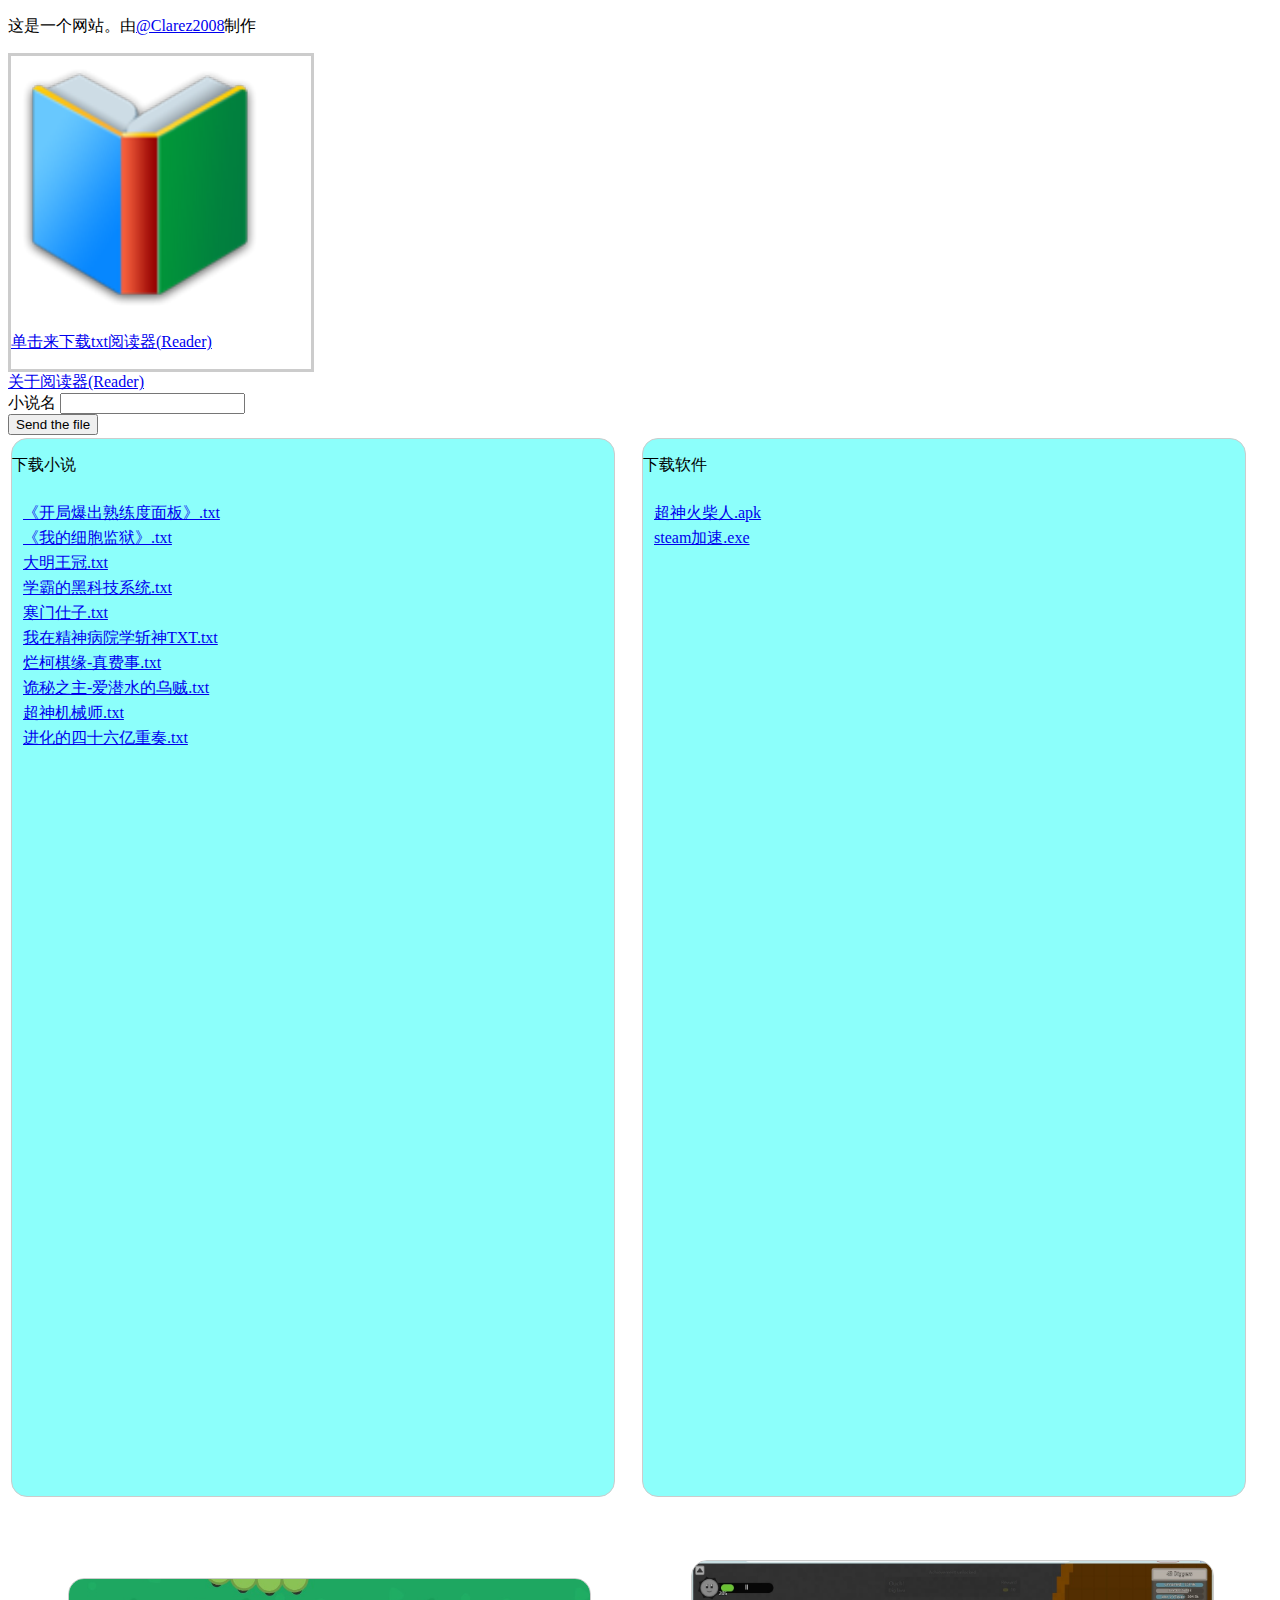
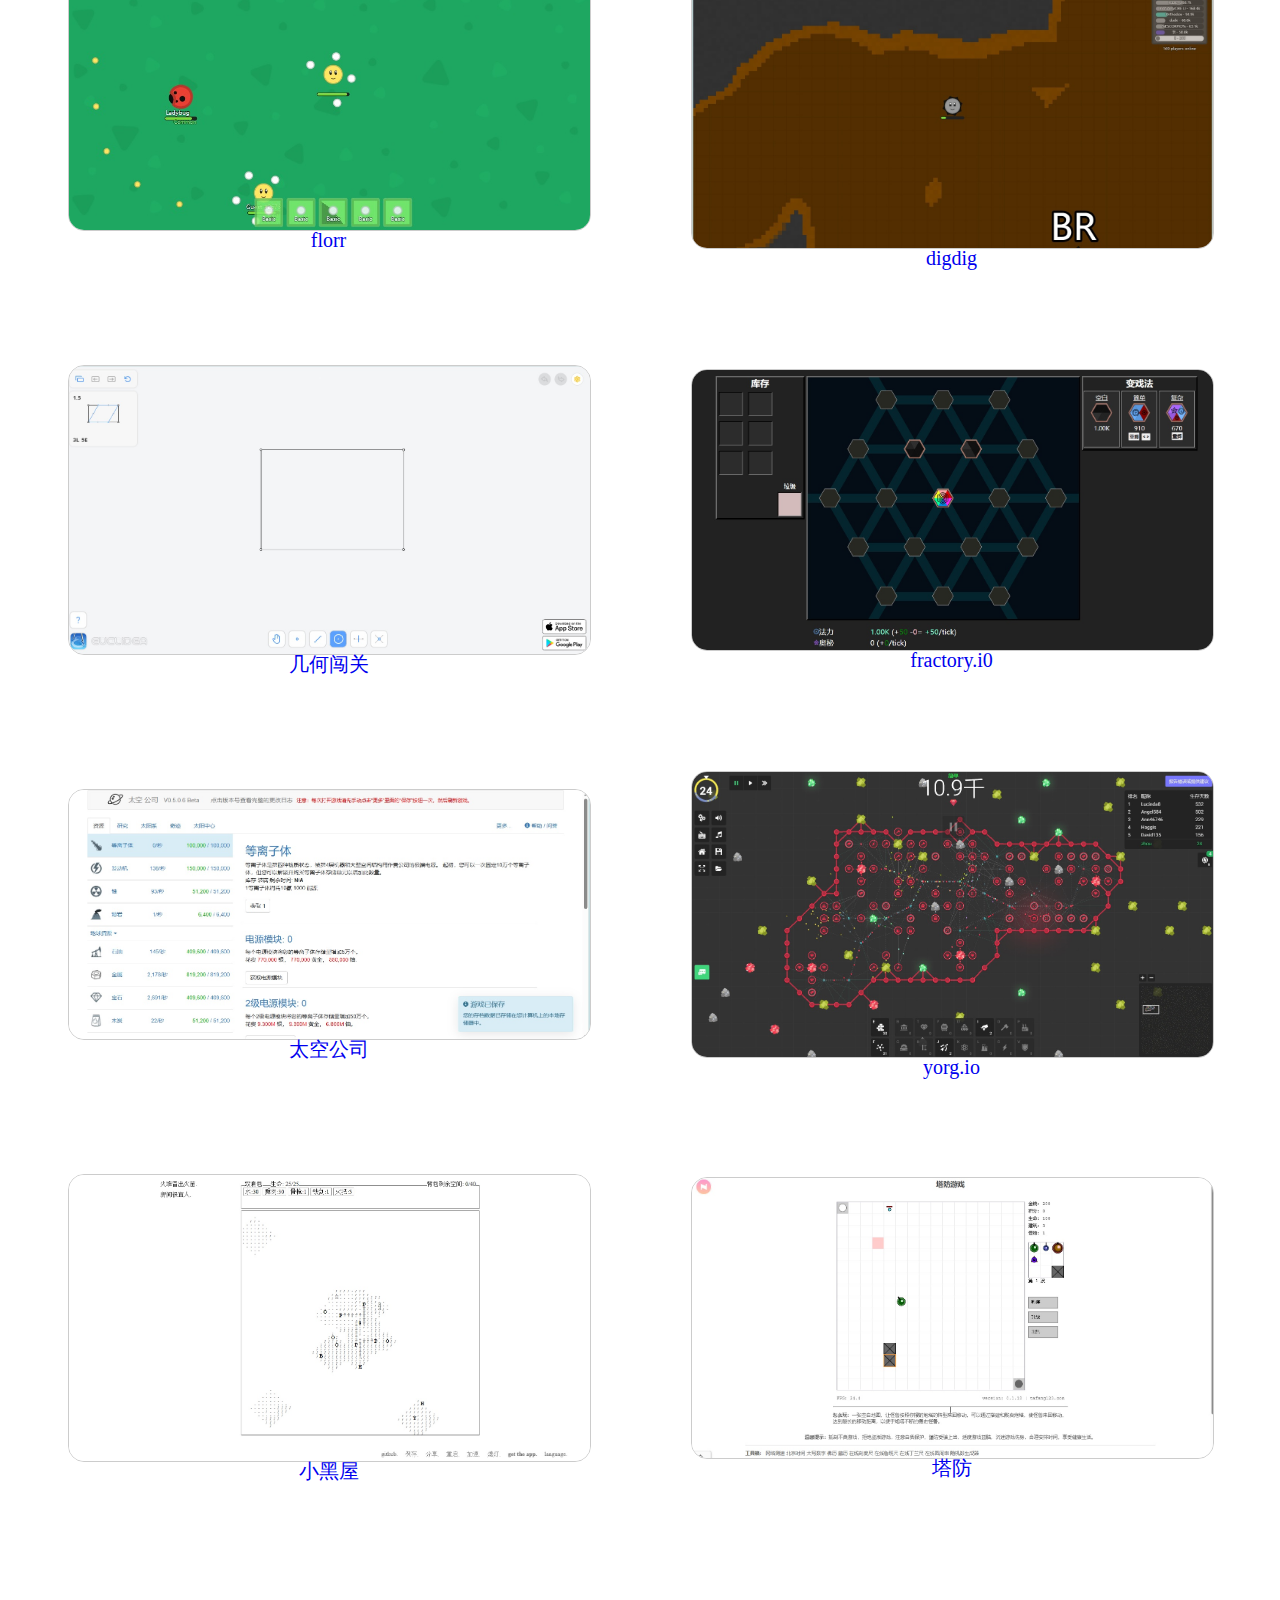
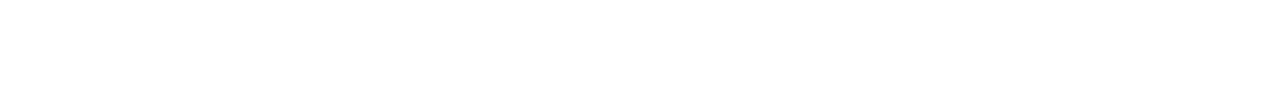
<file: index.html>
<!DOCTYPE html>
<html>
	<head>
		<meta charset="utf-8">
		<link rel="stylesheet" type="text/css" href="./css/index.css">
		<title>小说&网页游戏</title>
	</head>
	<body>
		<p>这是一个网站。由<a href="https://github.com/Clarez2008" target="_blank">@Clarez2008</a>制作</p>
 		<div id="down">
 			<a href="./download.html" >
 				<img src="./img/reader.png" alt="Reader's ico" >
 				<p>单击来下载txt阅读器(Reader)</p>
 			</a>
 		</div>
 		<a href="https://github.com/binbyu/Reader" target="_blank">关于阅读器(Reader)</a>
		<form method="post" enctype="https://Clarez2008.github.io/post/bookfile.">
  		  	
   		 	<div>
   		 		<lable> 小说名</lable>
   		 		<input type="">
   		 	</div>
			<div>
				<button>Send the file</button>
			</div>
		</form>
		<table id="tab-2">
			<tr>
				<td>
					<div id="tab-1">
						<p>下载小说</p>
						<iframe src="./book/book.html" id="down"></iframe>
					</div>
				</td>
				<td>
					<div id="tab-1">
						<p>下载软件</p>
						<iframe src="./apk/apk.html" id="down"></iframe>
					</div>
				</td>
			</tr>
		</table>
		<iframe src="./game/game.html" height="100%"></iframe>
 	</body>
</html>
</file>
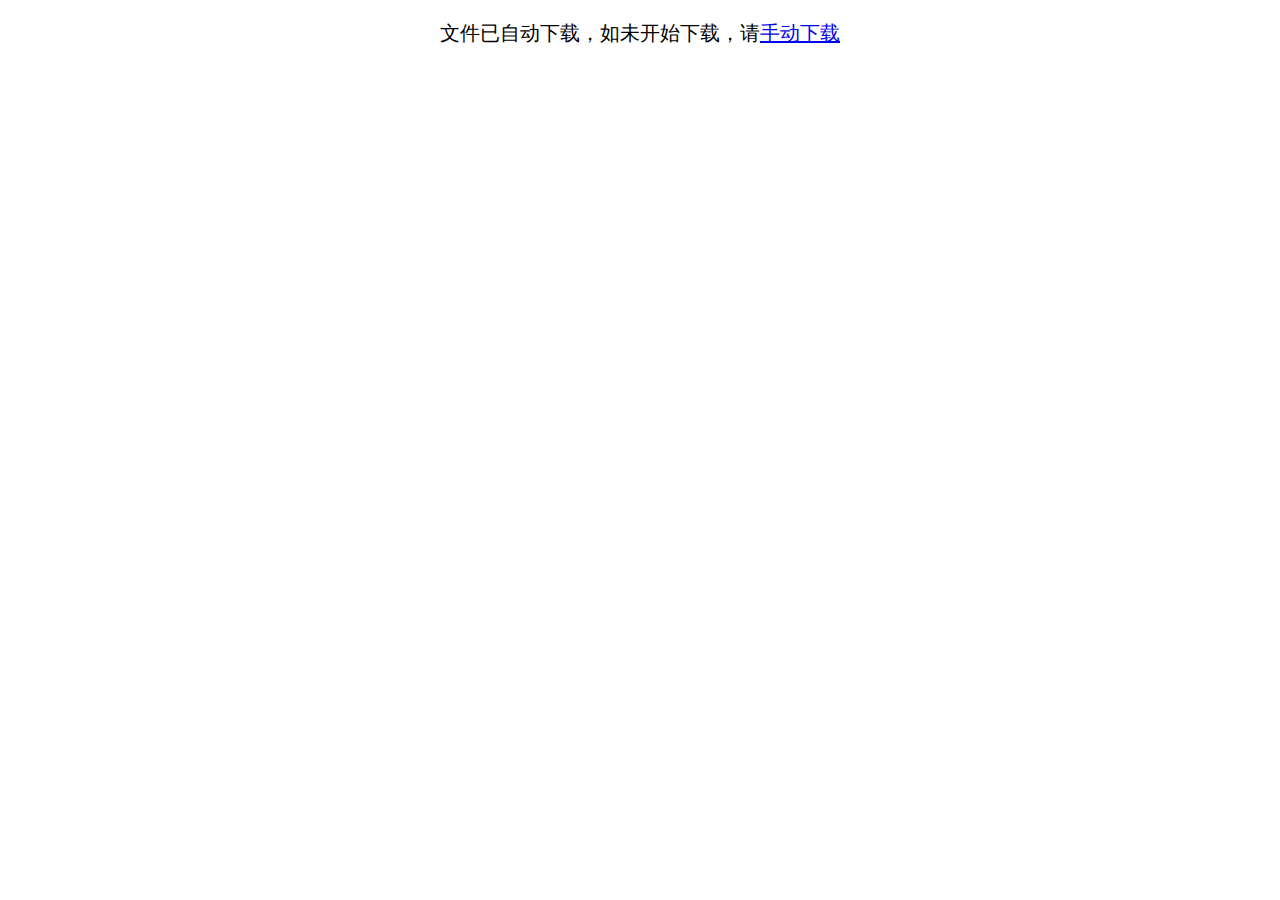
<file: download.html>
<!DOCTYPE html>
<html>
	<head>
		<meta charset="utf-8">
		<link rel="stylesheet" type="text/css" href="./css/download.css">
	</head>
	<body>
		<p>文件已自动下载，如未开始下载，请<a href="./exe/Reader.exe" download="Reder.exe" id="aid">手动下载</a></p>
 	</body>
 	<script>
 		//  进入页面立即触发
		(()=>{
			//  兼容IE
		    if(document.all) {
		        document.getElementById("aid").click();
		    }
		    //  兼容其它浏览器
		    else {
		        var e = document.createEvent("MouseEvents");
		        e.initEvent("click", true, true);
		        document.getElementById("aid").dispatchEvent(e);
		    }
		})();
 	</script>
</html>
</file>
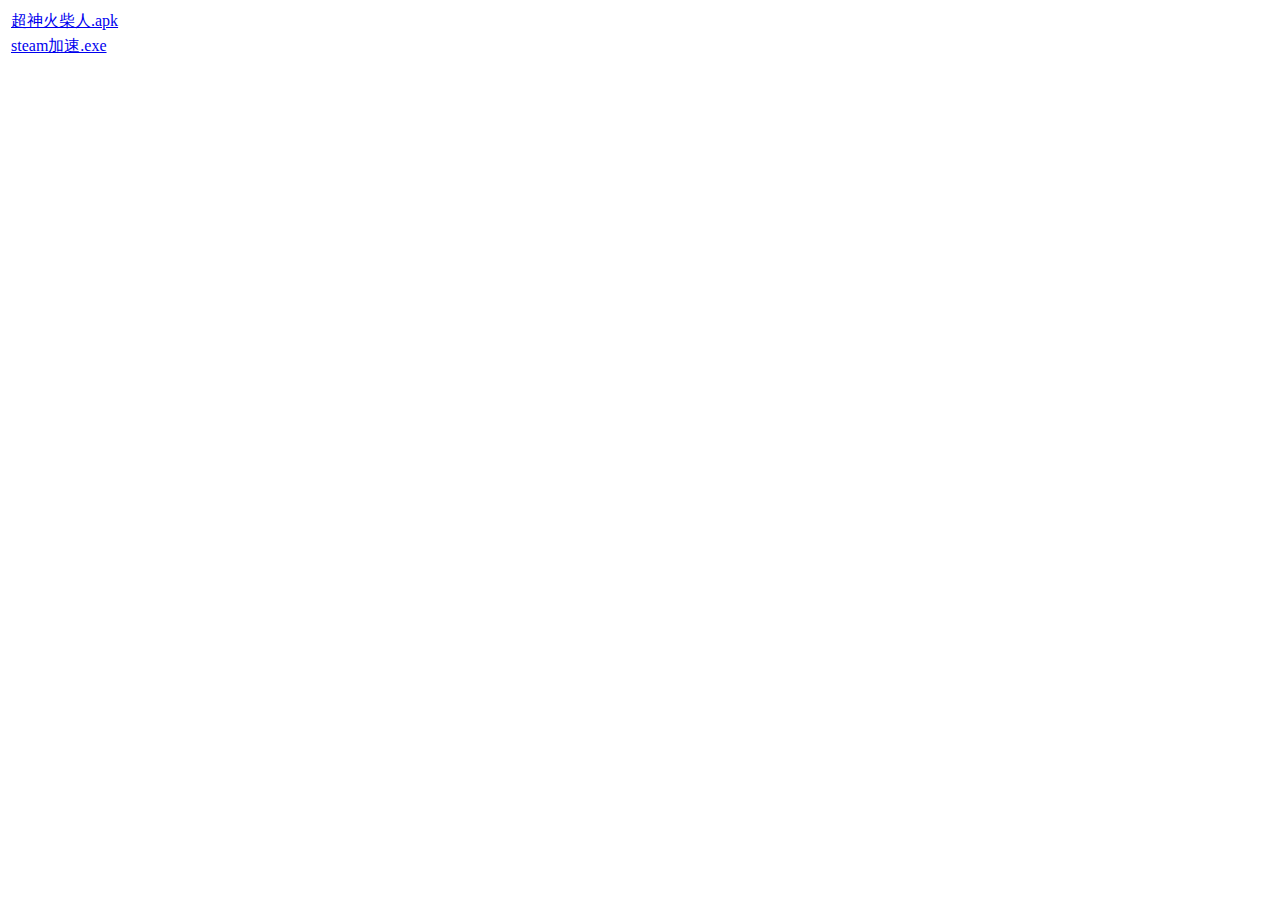
<file: apk/apk.html>
<!DOCTYPE html>
<html style="width:100%;">
	<head>
		<meta charset="utf-8">
	</head>
	<body>
		<table>
			<tr>
				<td><a href="chaoshen.apk" download >超神火柴人.apk</a></td>
			</tr>
			<tr>
				<td><a href="steam加速.exe" download >steam加速.exe</a></td>
			</tr>
		</table>
	</body>
</html>
</file>
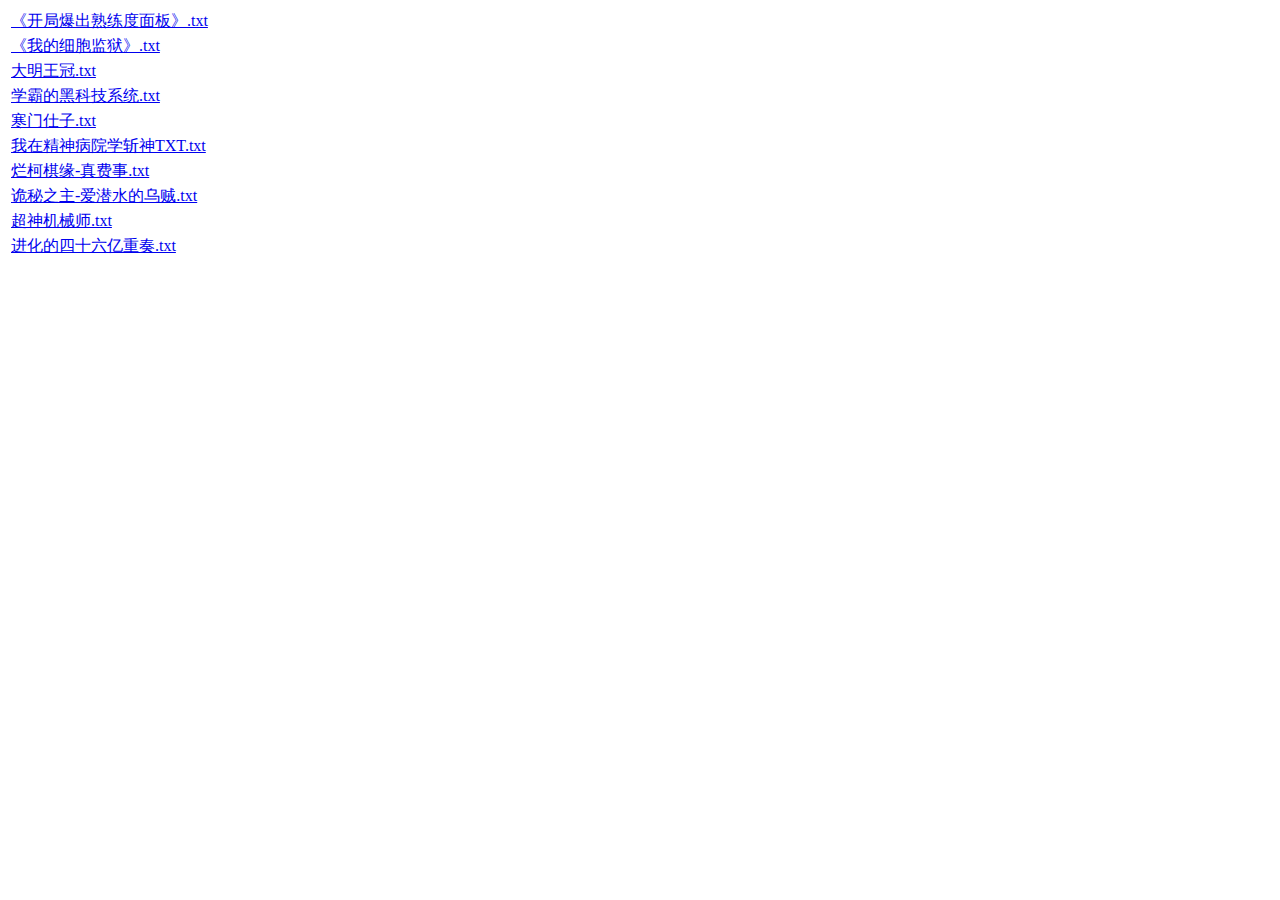
<file: book/book.html>
<!DOCTYPE html>
<html style="width:100%;">
	<head>
		<meta charset="utf-8">
	</head>
	<body>
		<table>
			<tr>
				<td><a href="《开局爆出熟练度面板》.txt" download >《开局爆出熟练度面板》.txt</a></td>
			</tr>
			<tr>
				<td><a href="《我的细胞监狱》.txt" download >《我的细胞监狱》.txt</a></td>
			</tr>
			<tr>
				<td><a href="大明王冠.txt" download >大明王冠.txt</a></td>
			</tr>
			<tr>
				<td><a href="学霸的黑科技系统.txt" download >学霸的黑科技系统.txt</a></td>
			</tr>
			<tr>
				<td><a href="寒门仕子.txt" download >寒门仕子.txt</a></td>
			</tr>
			<tr>
				<td><a href="我在精神病院学斩神TXT.txt" download >我在精神病院学斩神TXT.txt</a></td>
			</tr>
			<tr>
				<td><a href="烂柯棋缘-真费事.txt" download >烂柯棋缘-真费事.txt</a></td>
			</tr>
			<tr>
				<td><a href="诡秘之主-爱潜水的乌贼.txt" download >诡秘之主-爱潜水的乌贼.txt</a></td>
			</tr>
			<tr>
				<td><a href="超神机械师.txt" download >超神机械师.txt</a></td>
			</tr>
			<tr>
				<td><a href="进化的四十六亿重奏.txt" download >进化的四十六亿重奏.txt</a></td>
			</tr>
		</table>
	</body>
</html>
</file>
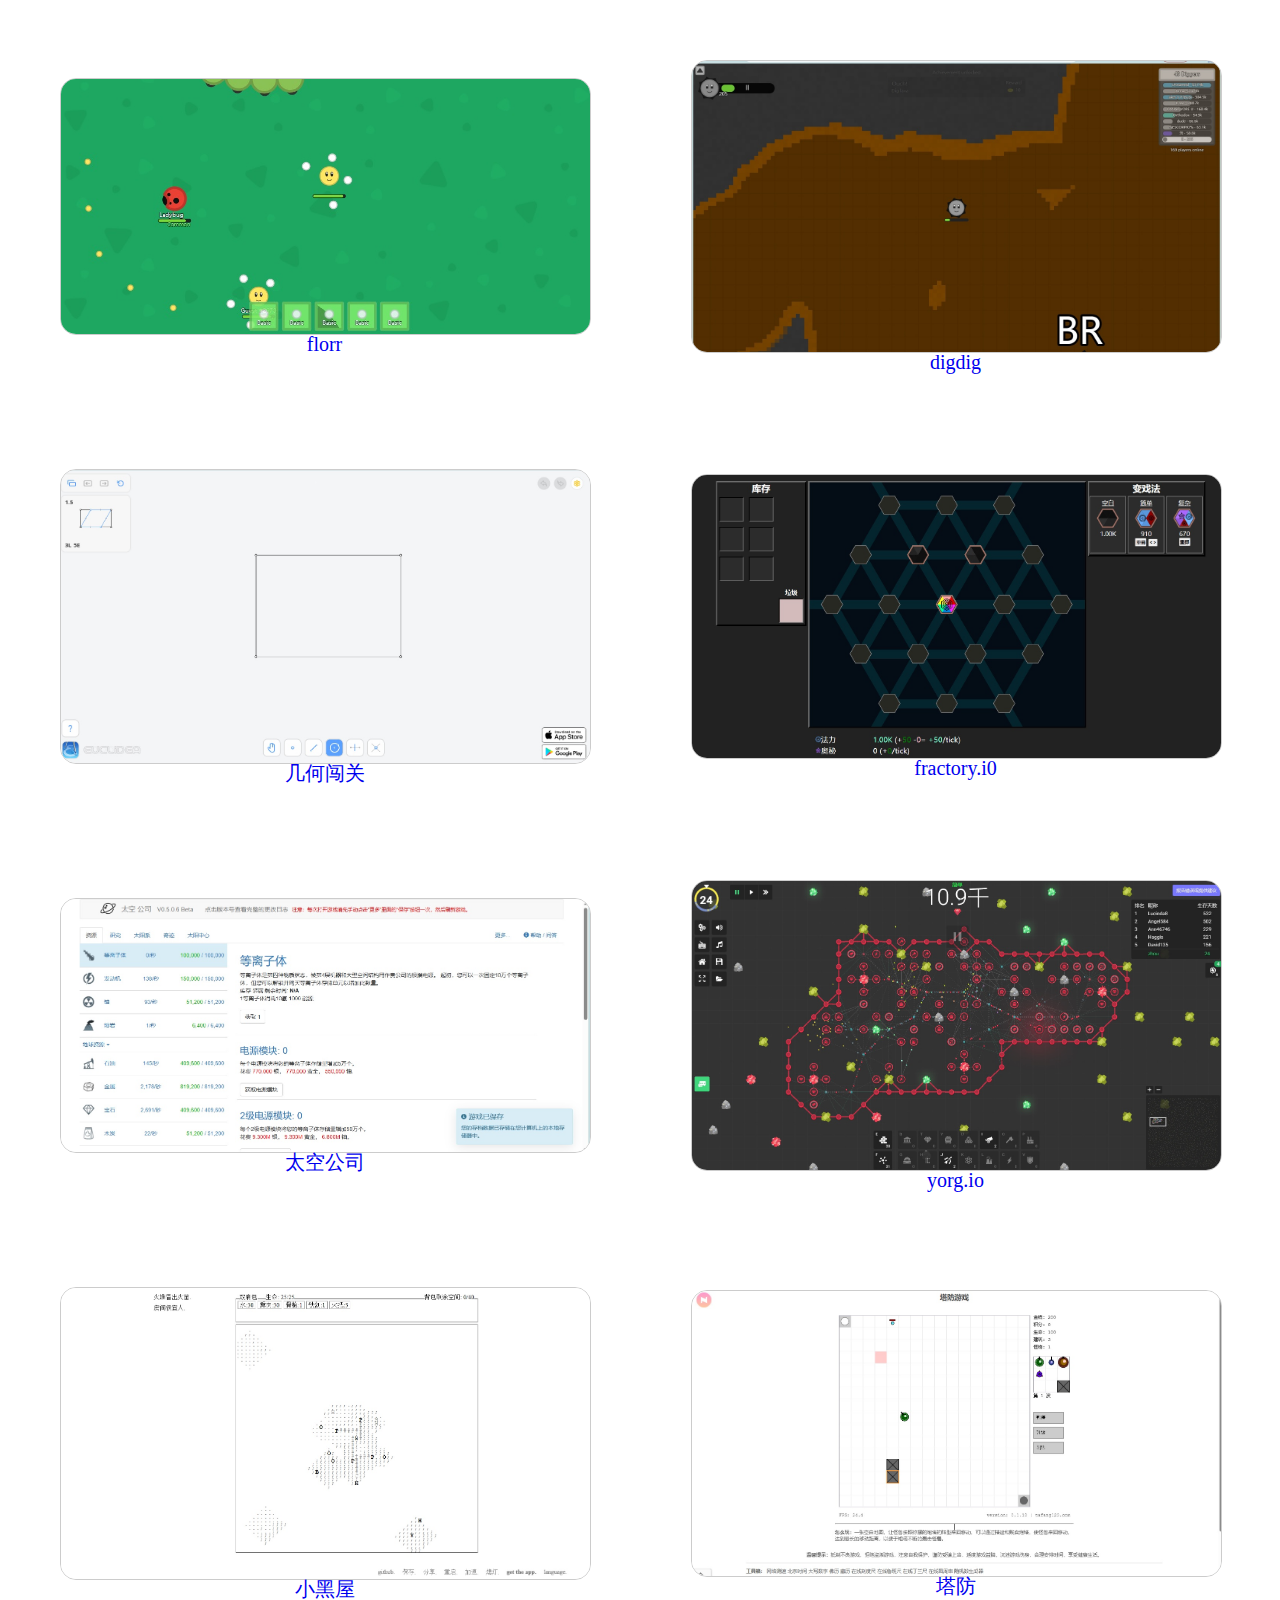
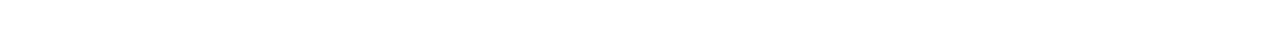
<file: game/game.html>
<!DOCTYPE html>
<html>
	<head>
		<meta charset="utf-8">
		<link rel="stylesheet" type="text/css" href="../css/game.css">
	</head>
	<body>
		<table>
			<tr>
				<td>
					<a href="http:/florr.io" target="_blank">
						<img src="../img/floor.jpg" alt="floor.io">
						<p>florr</p>
					</a>
				</td>
				<td>
					<a href="http://digdig.io/" target="_blank">
						<img src="../img/digdig.jpg" alt="digdig.io">
						<p>digdig</p>
					</a>
				</td>
			</tr>
			<tr>
				<td>
					<a href="https://www.euclidea.xyz/en/game/packs/Alpha/level/RhombusInRect" target="_blank">
						<img src="../img/RhombusInRect.jpg" alt="RhombusInRect.io">
						<p>几何闯关</p>
					</a>
				</td>
				<td>
					<a href="https://gityxs.github.io/fractory/" target="_blank">
						<img src="../img/fractory.jpg" alt="fractory.io">
						<p>fractory.i0</p>
					</a>
				</td>
			</tr>
			<tr>
				<td>
					<a href="https://zhaolinxu.github.io/SpaceCompany/" target="_blank">
						<img src="../img/SpaceCompany.jpg" alt="SpaceCompany.jpg">
						<p>太空公司</p>
					</a>
				</td>
				<td>
					<a href="https://yorg.io" target="_blank">
						<img src="../img/yorg.jpg" alt="yorg.io">
						<p>yorg.io</p>
					</a>
				</td>
			</tr>
			<tr>
				<td>
					<a href="https://www.xd0.com/admin/index.html?lang=cn" target="_blank">
						<img src="../img/A_Dark_Room.jpg" alt="A_Dark_Room.jpg">
						<p>小黑屋</p>
					</a>
				</td>
				<td>
					<a href="https://www.tafang123.com/" target="_blank">
						<img src="../img/tafang.jpg" alt="tafang.io">
						<p>塔防</p>
					</a>
				</td>
			</tr>
		</table>
 	</body>
</html>
</file>
<file: css/index.css>
html{
	height:auto;
}
body{
	height:1800px;
}
iframe{
	border-style:none;
	width:100%;
}
iframe#down{
	height:1000px;
}
div#tab-1{
	width:96%;
	height:auto;
	background-color:#8cfffb;
	border: 1px solid #ccc;
	border-radius: 16px;
}
table#tab-2{
	width:100%;
	height: 1050px;
}
div#down{
	color:blue;
	width:300px;
	border: 3px solid #ccc;
}
</file>
<file: css/download.css>
p{
	text-align: center;
	font-size: 20px;
}
</file>
<file: css/game.css>
img{
	border: 1px solid #ccc;
	border-radius: 16px;
	width:100%;
}
iframe{
	width:100%;
	height:1000px;
	border-style:none;
}
table{
	width:100%;
}
p{
	text-align: center;
	font-size: 20px;
	margin: 0em 0em 0em 0em;
	line-height: 10px;
}
a{
	text-decoration:none; 
}
td{
	width:50%;
}
td{
	padding:50px;
}
body{
	height:100%;
}
</file>
